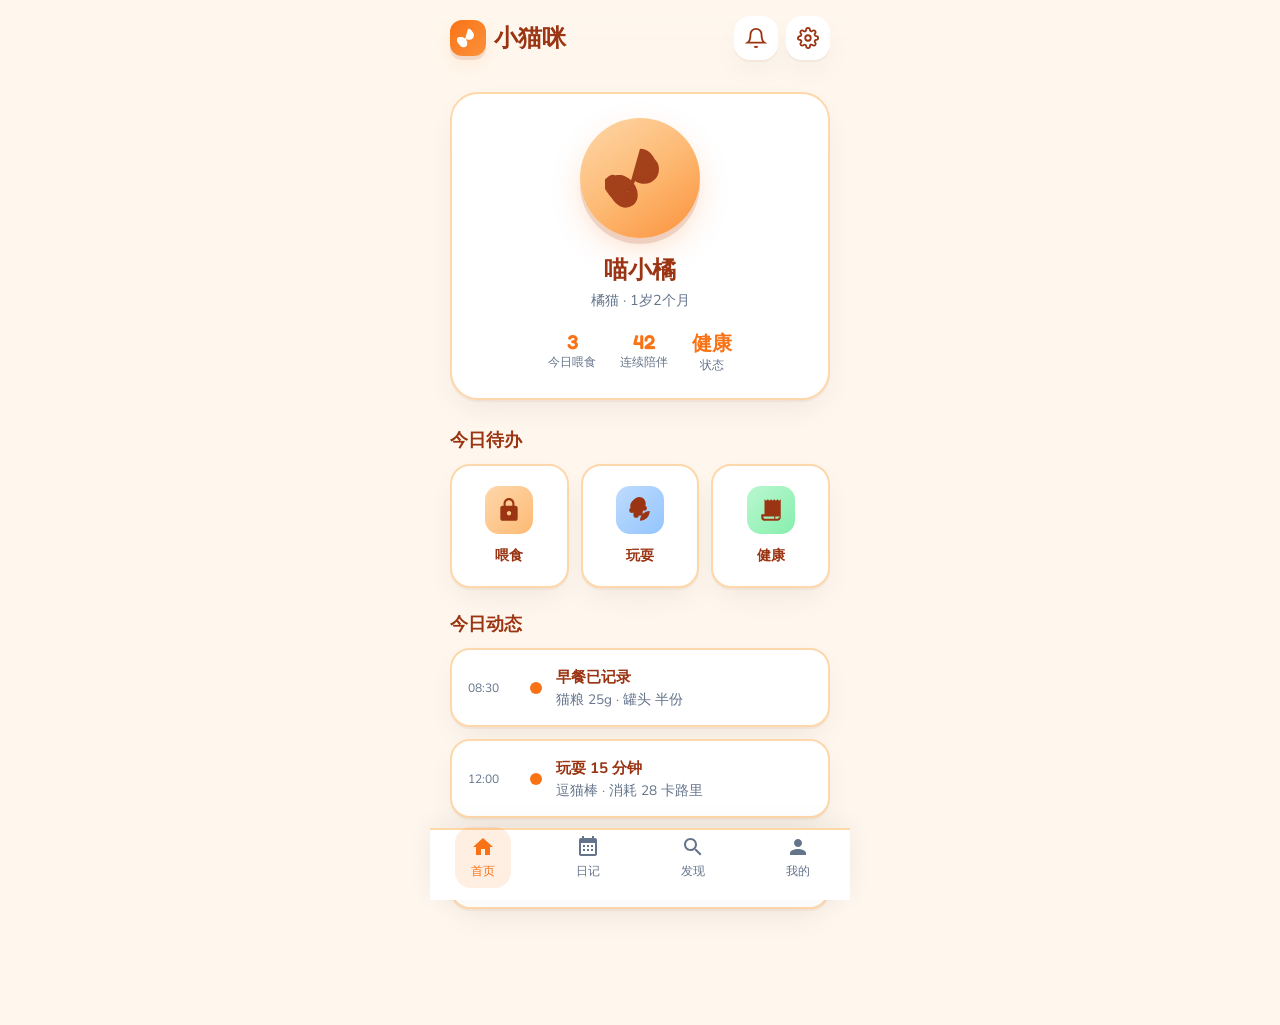
<file: ui-ux-pro-max-skill-main/preview/xiaomaomi-app.html>
<!DOCTYPE html>
<html lang="zh-CN">
<head>
  <meta charset="UTF-8">
  <meta name="viewport" content="width=device-width, initial-scale=1.0">
  <title>小猫咪 - 萌宠日常</title>
  <link rel="preconnect" href="https://fonts.googleapis.com">
  <link rel="preconnect" href="https://fonts.gstatic.com" crossorigin>
  <link href="https://fonts.googleapis.com/css2?family=Fredoka:wght@400;500;600;700&family=Nunito:wght@300;400;500;600;700&display=swap" rel="stylesheet">
  <style>
    :root {
      /* Pet Tech App 配色 - 来自 UI/UX Pro Max design system */
      --primary: #F97316;
      --primary-on: #0F172A;
      --secondary: #FB923C;
      --accent: #2563EB;
      --accent-on: #FFFFFF;
      --background: #FFF7ED;
      --foreground: #9A3412;
      --card: #FFFFFF;
      --card-foreground: #9A3412;
      --muted: #F1F0F0;
      --muted-foreground: #64748B;
      --border: #FED7AA;
      --destructive: #DC2626;
      --ring: #F97316;
      --radius-outer: 28px;
      --radius-card: 20px;
      --radius-btn: 16px;
      --shadow-clay: 0 4px 0 0 rgba(154, 52, 18, 0.12), 0 8px 24px -4px rgba(249, 115, 22, 0.15);
      --shadow-card: 0 2px 0 0 rgba(154, 52, 18, 0.06), 0 12px 32px -8px rgba(0,0,0,0.08);
    }

    * { box-sizing: border-box; margin: 0; padding: 0; }
    html { font-size: 16px; }
    body {
      font-family: 'Nunito', -apple-system, sans-serif;
      background: var(--background);
      color: var(--foreground);
      min-height: 100vh;
      padding-bottom: 80px;
      -webkit-font-smoothing: antialiased;
    }

    /* Header */
    .header {
      padding: 16px 20px 12px;
      display: flex;
      align-items: center;
      justify-content: space-between;
      background: linear-gradient(180deg, rgba(255,247,237,0.98) 0%, var(--background) 100%);
      position: sticky;
      top: 0;
      z-index: 10;
    }
    .logo {
      font-family: 'Fredoka', sans-serif;
      font-weight: 700;
      font-size: 1.5rem;
      color: var(--foreground);
      display: flex;
      align-items: center;
      gap: 8px;
    }
    .logo-icon {
      width: 36px;
      height: 36px;
      background: linear-gradient(135deg, var(--primary), var(--secondary));
      border-radius: 12px;
      display: flex;
      align-items: center;
      justify-content: center;
      box-shadow: var(--shadow-clay);
    }
    .logo-icon svg {
      width: 22px;
      height: 22px;
      fill: white;
    }
    .header-actions {
      display: flex;
      gap: 8px;
    }
    .icon-btn {
      width: 44px;
      height: 44px;
      border-radius: var(--radius-btn);
      border: none;
      background: var(--card);
      color: var(--foreground);
      cursor: pointer;
      display: flex;
      align-items: center;
      justify-content: center;
      box-shadow: var(--shadow-card);
      transition: transform 0.2s ease, box-shadow 0.2s ease;
    }
    .icon-btn:hover { transform: scale(0.96); }
    .icon-btn:focus-visible { outline: 2px solid var(--ring); outline-offset: 2px; }
    .icon-btn svg { width: 22px; height: 22px; }

    /* Hero - 主猫卡片 */
    .hero {
      padding: 20px;
      margin-bottom: 8px;
    }
    .hero-card {
      background: var(--card);
      border-radius: var(--radius-outer);
      padding: 24px;
      box-shadow: var(--shadow-card);
      border: 2px solid var(--border);
      text-align: center;
    }
    .cat-avatar {
      width: 120px;
      height: 120px;
      margin: 0 auto 16px;
      background: linear-gradient(145deg, #FED7AA 0%, #FDBA74 50%, #FB923C 100%);
      border-radius: 50%;
      display: flex;
      align-items: center;
      justify-content: center;
      box-shadow: 0 6px 0 0 rgba(154, 52, 18, 0.15), 0 12px 32px -4px rgba(249, 115, 22, 0.25);
    }
    .cat-avatar svg {
      width: 70px;
      height: 70px;
      fill: var(--foreground);
      opacity: 0.9;
    }
    .hero-card h1 {
      font-family: 'Fredoka', sans-serif;
      font-size: 1.5rem;
      color: var(--foreground);
      margin-bottom: 4px;
    }
    .hero-card .subtitle {
      font-size: 0.9rem;
      color: var(--muted-foreground);
      margin-bottom: 20px;
    }
    .stats-row {
      display: flex;
      justify-content: center;
      gap: 24px;
    }
    .stat {
      text-align: center;
    }
    .stat-value {
      font-family: 'Fredoka', sans-serif;
      font-weight: 600;
      font-size: 1.25rem;
      color: var(--primary);
    }
    .stat-label {
      font-size: 0.75rem;
      color: var(--muted-foreground);
    }

    /* 快捷操作区 */
    .section-title {
      font-family: 'Fredoka', sans-serif;
      font-size: 1.1rem;
      padding: 0 20px 12px;
      color: var(--foreground);
    }
    .quick-actions {
      padding: 0 20px 24px;
      display: grid;
      grid-template-columns: repeat(3, 1fr);
      gap: 12px;
    }
    .action-card {
      background: var(--card);
      border-radius: var(--radius-card);
      padding: 20px 12px;
      text-align: center;
      box-shadow: var(--shadow-card);
      border: 2px solid var(--border);
      cursor: pointer;
      transition: transform 0.2s ease, box-shadow 0.2s ease;
      text-decoration: none;
      color: inherit;
      display: block;
    }
    .action-card:hover {
      transform: translateY(-2px);
      box-shadow: 0 4px 0 0 rgba(154, 52, 18, 0.08), 0 16px 40px -8px rgba(0,0,0,0.12);
    }
    .action-card:focus-visible { outline: 2px solid var(--ring); outline-offset: 2px; }
    .action-icon {
      width: 48px;
      height: 48px;
      margin: 0 auto 10px;
      border-radius: 14px;
      display: flex;
      align-items: center;
      justify-content: center;
    }
    .action-card:nth-child(1) .action-icon { background: linear-gradient(135deg, #FED7AA, #FDBA74); }
    .action-card:nth-child(2) .action-icon { background: linear-gradient(135deg, #BFDBFE, #93C5FD); }
    .action-card:nth-child(3) .action-icon { background: linear-gradient(135deg, #BBF7D0, #86EFAC); }
    .action-icon svg { width: 26px; height: 26px; fill: var(--foreground); }
    .action-card span {
      font-size: 0.9rem;
      font-weight: 600;
      color: var(--foreground);
    }

    /* 今日动态 */
    .feed-section {
      padding: 0 20px 24px;
    }
    .feed-card {
      background: var(--card);
      border-radius: var(--radius-card);
      padding: 16px;
      margin-bottom: 12px;
      box-shadow: var(--shadow-card);
      border: 2px solid var(--border);
      display: flex;
      align-items: center;
      gap: 14px;
    }
    .feed-time {
      font-size: 0.75rem;
      color: var(--muted-foreground);
      min-width: 48px;
    }
    .feed-dot {
      width: 12px;
      height: 12px;
      border-radius: 50%;
      background: var(--primary);
      flex-shrink: 0;
    }
    .feed-content {
      flex: 1;
    }
    .feed-content strong {
      font-size: 0.95rem;
      color: var(--foreground);
    }
    .feed-content p {
      font-size: 0.85rem;
      color: var(--muted-foreground);
      margin-top: 2px;
    }

    /* 底部导航 */
    .bottom-nav {
      position: fixed;
      bottom: 0;
      left: 0;
      right: 0;
      height: 72px;
      background: var(--card);
      border-top: 2px solid var(--border);
      display: flex;
      justify-content: space-around;
      align-items: center;
      padding: 8px 0 24px;
      box-shadow: 0 -4px 24px rgba(0,0,0,0.06);
    }
    .nav-item {
      display: flex;
      flex-direction: column;
      align-items: center;
      gap: 4px;
      color: var(--muted-foreground);
      text-decoration: none;
      font-size: 0.75rem;
      padding: 8px 16px;
      border-radius: var(--radius-btn);
      transition: color 0.2s, background 0.2s;
    }
    .nav-item:hover, .nav-item.active {
      color: var(--primary);
    }
    .nav-item.active {
      background: rgba(249, 115, 22, 0.12);
    }
    .nav-item svg {
      width: 24px;
      height: 24px;
      fill: currentColor;
    }

    /* 响应式 */
    @media (min-width: 768px) {
      body { max-width: 420px; margin: 0 auto; }
      .bottom-nav { max-width: 420px; left: 50%; transform: translateX(-50%); }
    }
  </style>
</head>
<body>
  <header class="header">
    <div class="logo">
      <div class="logo-icon" aria-hidden="true">
        <svg viewBox="0 0 24 24" xmlns="http://www.w3.org/2000/svg"><path d="M12 2c2.5 0 4 1.5 5 3.5 1 .9 1.5 2.1 1.5 3.5 0 2.8-2.2 5-5 5-1.2 0-2.3-.4-3.2-1-.1.4-.3.8-.5 1.2-.6 1.2-1.5 2.2-2.6 2.8-.3.2-.7.3-1 .5-.4.2-.8.4-1.2.5-.5.2-1 .3-1.5.3-1.7 0-3.2-1.4-3.5-3.1-.1-.5 0-1 .2-1.5.2-.4.5-.7.8-1 .4-.4.8-.7 1.2-1 .5-.3 1-.5 1.5-.6.6-.2 1.2-.2 1.8-.1.5.1 1 .3 1.5.5.4.2.8.4 1.2.7.3.2.6.5.9.8.2.2.4.4.6.7.2.2.3.5.5.7.2.3.3.6.5 1 .2.4.3.8.4 1.2.1.5.1 1 .1 1.5 0 .5-.1 1-.3 1.5-.2.5-.5.9-.8 1.3-.4.4-.9.7-1.4.9-.5.2-1 .4-1.6.4-.5 0-1-.1-1.5-.3-.4-.2-.8-.4-1.2-.7-.3-.2-.6-.5-.9-.8-.2-.2-.4-.5-.6-.7-.2-.3-.4-.5-.6-.8-.2-.2-.4-.5-.6-.7-.2-.2-.4-.5-.5-.7-.2-.2-.3-.5-.5-.7-.1-.2-.3-.4-.4-.6-.1-.2-.2-.4-.3-.6-.1-.2-.2-.4-.2-.6-.1-.2-.1-.4-.2-.6 0-.2-.1-.4-.1-.6 0-.2 0-.4.1-.6.1-.2.2-.4.3-.5.1-.2.3-.3.4-.5.2-.1.3-.3.5-.4.2-.1.3-.3.5-.4.2-.1.4-.2.6-.3.2-.1.4-.1.6-.2.2 0 .4 0 .6.1.2 0 .4.1.6.2.2.1.4.2.5.4.2.1.3.3.5.5.1.2.3.4.4.6.1.2.2.4.3.6.1.2.1.4.2.7.1.2 0 .5.1.7.1.2 0 .5 0 .7-.1.2-.1.5-.2.7-.4.2-.2.4-.4.6-.6.2-.2.3-.5.5-.7.1-.2.3-.5.4-.7.1-.2.2-.5.3-.7.1-.2.1-.5.2-.7 0-.2.1-.5.1-.7 0-.2 0-.5-.1-.7-.1-.2-.2-.4-.4-.6-.2-.2-.4-.3-.6-.5-.2-.1-.4-.2-.7-.3-.2-.1-.5-.1-.7-.1-.2 0-.5.1-.7.2-.2.1-.4.2-.6.4-.2.2-.3.4-.5.6-.1.2-.2.4-.3.6-.1.2-.1.4-.2.6 0 .2 0 .4.1.6.1.2.1.4.2.5.1.2.2.3.3.5.1.2.2.4.3.5.1.2.2.3.3.5.1.2.1.3.2.5.1.2.1.3.2.5.1.2.1.3.1.5 0 .2.1.4.1.5.1.2 0 .3.1.5.1.2.1.3.2.5.2.2.1.3.2.5.2.2.1.3.3.5.3.2.1.3.3.5.3.2.1.3.3.5.3.2.1.3.3.5.3z"/></svg>
      </div>
      小猫咪
    </div>
    <div class="header-actions">
      <button type="button" class="icon-btn" aria-label="通知">
        <svg viewBox="0 0 24 24" fill="none" stroke="currentColor" stroke-width="2"><path d="M18 8A6 6 0 0 0 6 8c0 7-3 9-3 9h18s-3-2-3-9"/><path d="M13.73 21a2 2 0 0 1-3.46 0"/></svg>
      </button>
      <button type="button" class="icon-btn" aria-label="设置">
        <svg viewBox="0 0 24 24" fill="none" stroke="currentColor" stroke-width="2"><circle cx="12" cy="12" r="3"/><path d="M19.4 15a1.65 1.65 0 0 0 .33 1.82l.06.06a2 2 0 0 1 0 2.83 2 2 0 0 1-2.83 0l-.06-.06a1.65 1.65 0 0 0-1.82-.33 1.65 1.65 0 0 0-1 1.51V21a2 2 0 0 1-2 2 2 2 0 0 1-2-2v-.09A1.65 1.65 0 0 0 9 19.4a1.65 1.65 0 0 0-1.82.33l-.06.06a2 2 0 0 1-2.83 0 2 2 0 0 1 0-2.83l.06-.06a1.65 1.65 0 0 0 .33-1.82 1.65 1.65 0 0 0-1.51-1H3a2 2 0 0 1-2-2 2 2 0 0 1 2-2h.09A1.65 1.65 0 0 0 4.6 9a1.65 1.65 0 0 0-.33-1.82l-.06-.06a2 2 0 0 1 0-2.83 2 2 0 0 1 2.83 0l.06.06a1.65 1.65 0 0 0 1.82.33H9a1.65 1.65 0 0 0 1-1.51V3a2 2 0 0 1 2-2 2 2 0 0 1 2 2v.09a1.65 1.65 0 0 0 1 1.51 1.65 1.65 0 0 0 1.82-.33l.06-.06a2 2 0 0 1 2.83 0 2 2 0 0 1 0 2.83l-.06.06a1.65 1.65 0 0 0-.33 1.82V9a1.65 1.65 0 0 0 1.51 1H21a2 2 0 0 1 2 2 2 2 0 0 1-2 2h-.09a1.65 1.65 0 0 0-1.51 1z"/></svg>
      </button>
    </div>
  </header>

  <main>
    <section class="hero">
      <div class="hero-card">
        <div class="cat-avatar" role="img" aria-label="猫咪头像">
          <svg viewBox="0 0 24 24" xmlns="http://www.w3.org/2000/svg"><path d="M12 2c2.5 0 4 1.5 5 3.5 1 .9 1.5 2.1 1.5 3.5 0 2.8-2.2 5-5 5-1.2 0-2.3-.4-3.2-1-.1.4-.3.8-.5 1.2-.6 1.2-1.5 2.2-2.6 2.8-.3.2-.7.3-1 .5-.4.2-.8.4-1.2.5-.5.2-1 .3-1.5.3-1.7 0-3.2-1.4-3.5-3.1-.1-.5 0-1 .2-1.5.2-.4.5-.7.8-1 .4-.4.8-.7 1.2-1 .5-.3 1-.5 1.5-.6.6-.2 1.2-.2 1.8-.1.5.1 1 .3 1.5.5.4.2.8.4 1.2.7.3.2.6.5.9.8.2.2.4.4.6.7.2.2.3.5.5.7.2.3.3.6.5 1 .2.4.3.8.4 1.2.1.5.1 1 .1 1.5 0 .5-.1 1-.3 1.5-.2.5-.5.9-.8 1.3-.4.4-.9.7-1.4.9-.5.2-1 .4-1.6.4-.5 0-1-.1-1.5-.3-.4-.2-.8-.4-1.2-.7-.3-.2-.6-.5-.9-.8-.2-.2-.4-.5-.6-.7-.2-.3-.4-.5-.6-.8-.2-.2-.4-.5-.6-.7-.2-.2-.4-.5-.5-.7-.2-.2-.3-.5-.5-.7-.1-.2-.3-.4-.4-.6-.1-.2-.2-.4-.3-.6-.1-.2-.2-.4-.2-.6-.1-.2-.1-.4-.2-.6 0-.2-.1-.4-.1-.6 0-.2 0-.4.1-.6.1-.2.2-.4.3-.5.1-.2.3-.3.4-.5.2-.1.3-.3.5-.4.2-.1.3-.3.5-.4.2-.1.4-.2.6-.3.2-.1.4-.1.6-.2.2 0 .4 0 .6.1.2 0 .4.1.6.2.2.1.4.2.5.4.2.1.3.3.5.5.1.2.3.4.4.6.1.2.2.4.3.6.1.2.1.4.2.7.1.2 0 .5.1.7.1.2 0 .5 0 .7-.1.2-.1.5-.2.7-.4.2-.2.4-.4.6-.6.2-.2.3-.5.5-.7.1-.2.3-.5.4-.7.1-.2.2-.5.3-.7.1-.2.1-.5.2-.7 0-.2.1-.5.1-.7 0-.2 0-.5-.1-.7-.1-.2-.2-.4-.4-.6-.2-.2-.4-.3-.6-.5-.2-.1-.4-.2-.7-.3-.2-.1-.5-.1-.7-.1-.2 0-.5.1-.7.2-.2.1-.4.2-.6.4-.2.2-.3.4-.5.6-.1.2-.2.4-.3.6-.1.2-.1.4-.2.6 0 .2 0 .4.1.6.1.2.1.4.2.5.1.2.2.3.3.5.1.2.2.4.3.5.1.2.2.3.3.5.1.2.1.3.2.5.1.2.1.3.2.5.1.2.1.3.1.5 0 .2.1.4.1.5.1.2 0 .3.1.5.1.2.1.3.2.5.2.2.1.3.2.5.2.2.1.3.3.5.3.2.1.3.3.5.3.2.1.3.3.5.3.2.1.3.3.5.3z"/></svg>
        </div>
        <h1>喵小橘</h1>
        <p class="subtitle">橘猫 · 1岁2个月</p>
        <div class="stats-row">
          <div class="stat">
            <div class="stat-value">3</div>
            <div class="stat-label">今日喂食</div>
          </div>
          <div class="stat">
            <div class="stat-value">42</div>
            <div class="stat-label">连续陪伴</div>
          </div>
          <div class="stat">
            <div class="stat-value">健康</div>
            <div class="stat-label">状态</div>
          </div>
        </div>
      </div>
    </section>

    <h2 class="section-title">今日待办</h2>
    <div class="quick-actions">
      <a href="#" class="action-card">
        <div class="action-icon">
          <svg viewBox="0 0 24 24" xmlns="http://www.w3.org/2000/svg"><path d="M18 8h-1V6c0-2.76-2.24-5-5-5S7 3.24 7 6v2H6c-1.1 0-2 .9-2 2v10c0 1.1.9 2 2 2h12c1.1 0 2-.9 2-2V10c0-1.1-.9-2-2-2zm-6 9c-1.1 0-2-.9-2-2s.9-2 2-2 2 .9 2 2-.9 2-2 2zm3.1-9H8.9V6c0-1.71 1.39-3.1 3.1-3.1 1.71 0 3.1 1.39 3.1 3.1v2z"/></svg>
        </div>
        <span>喂食</span>
      </a>
      <a href="#" class="action-card">
        <div class="action-icon">
          <svg viewBox="0 0 24 24" xmlns="http://www.w3.org/2000/svg"><path d="M12 22c4.97 0 9-4.03 9-9-4.97 0-9 4.03-9 9zM5.6 10.25c0 1.38 1.12 2.5 2.5 2.5.53 0 1.01-.16 1.42-.44l-.02 2.44c0 1.38 1.12 2.5 2.5 2.5s2.5-1.12 2.5-2.5l-.02-2.44c.4.28.89.44 1.42.44 1.38 0 2.5-1.12 2.5-2.5 0-1-.6-1.86-1.44-2.28.19-.59.31-1.23.31-1.91 0-3.31-2.69-6-6-6S3 4.69 3 8c0 .68.12 1.32.31 1.91C2.6 10.39 2 11.25 2 12.25 2 13.63 3.12 14.75 4.5 14.75c.53 0 1.01-.16 1.42-.44l.02 2.44c0 1.38 1.12 2.5 2.5 2.5s2.5-1.12 2.5-2.5l.02-2.44c.4.28.89.44 1.42.44 1.38 0 2.5-1.12 2.5-2.5 0-1-.6-1.86-1.44-2.28.19-.59.31-1.23.31-1.91 0-3.31-2.69-6-6-6z"/></svg>
        </div>
        <span>玩耍</span>
      </a>
      <a href="#" class="action-card">
        <div class="action-icon">
          <svg viewBox="0 0 24 24" xmlns="http://www.w3.org/2000/svg"><path d="M19.5 3.5L18 2l-1.5 1.5L15 2l-1.5 1.5L12 2l-1.5 1.5L9 2 7.5 3.5 6 2v14H3v3c0 1.66 1.34 3 3 3h12c1.66 0 3-1.34 3-3V2l-1.5 1.5zM15 20H6c-.55 0-1-.45-1-1v-1h10v2zm4-1c0 .55-.45 1-1 1h-2v-2h4v1z"/></svg>
        </div>
        <span>健康</span>
      </a>
    </div>

    <h2 class="section-title">今日动态</h2>
    <section class="feed-section">
      <div class="feed-card">
        <span class="feed-time">08:30</span>
        <span class="feed-dot"></span>
        <div class="feed-content">
          <strong>早餐已记录</strong>
          <p>猫粮 25g · 罐头 半份</p>
        </div>
      </div>
      <div class="feed-card">
        <span class="feed-time">12:00</span>
        <span class="feed-dot"></span>
        <div class="feed-content">
          <strong>玩耍 15 分钟</strong>
          <p>逗猫棒 · 消耗 28 卡路里</p>
        </div>
      </div>
      <div class="feed-card">
        <span class="feed-time">18:00</span>
        <span class="feed-dot"></span>
        <div class="feed-content">
          <strong>晚餐待喂</strong>
          <p>点击记录今日晚餐</p>
        </div>
      </div>
    </section>
  </main>

  <nav class="bottom-nav" aria-label="主导航">
    <a href="#" class="nav-item active" aria-current="page">
      <svg viewBox="0 0 24 24"><path d="M10 20v-6h4v6h5v-8h3L12 3 2 12h3v8z"/></svg>
      首页
    </a>
    <a href="#" class="nav-item">
      <svg viewBox="0 0 24 24"><path d="M19 3h-1V1h-2v2H8V1H6v2H5c-1.11 0-1.99.9-1.99 2L3 19c0 1.1.89 2 2 2h14c1.1 0 2-.9 2-2V5c0-1.1-.9-2-2-2zm0 16H5V8h14v11zM9 10H7v2h2v-2zm4 0h-2v2h2v-2zm4 0h-2v2h2v-2zm-8 4H7v2h2v-2zm4 0h-2v2h2v-2zm4 0h-2v2h2v-2z"/></svg>
      日记
    </a>
    <a href="#" class="nav-item">
      <svg viewBox="0 0 24 24"><path d="M15.5 14h-.79l-.28-.27C15.41 12.59 16 11.11 16 9.5 16 5.91 13.09 3 9.5 3S3 5.91 3 9.5 5.91 16 9.5 16c1.61 0 3.09-.59 4.23-1.57l.27.28v.79l5 4.99L20.49 19l-4.99-5zm-6 0C7.01 14 5 11.99 5 9.5S7.01 5 9.5 5 14 7.01 14 9.5 11.99 14 9.5 14z"/></svg>
      发现
    </a>
    <a href="#" class="nav-item">
      <svg viewBox="0 0 24 24"><path d="M12 12c2.21 0 4-1.79 4-4s-1.79-4-4-4-4 1.79-4 4 1.79 4 4 4zm0 2c-2.67 0-8 1.34-8 4v2h16v-2c0-2.66-5.33-4-8-4z"/></svg>
      我的
    </a>
  </nav>
</body>
</html>
</file>
